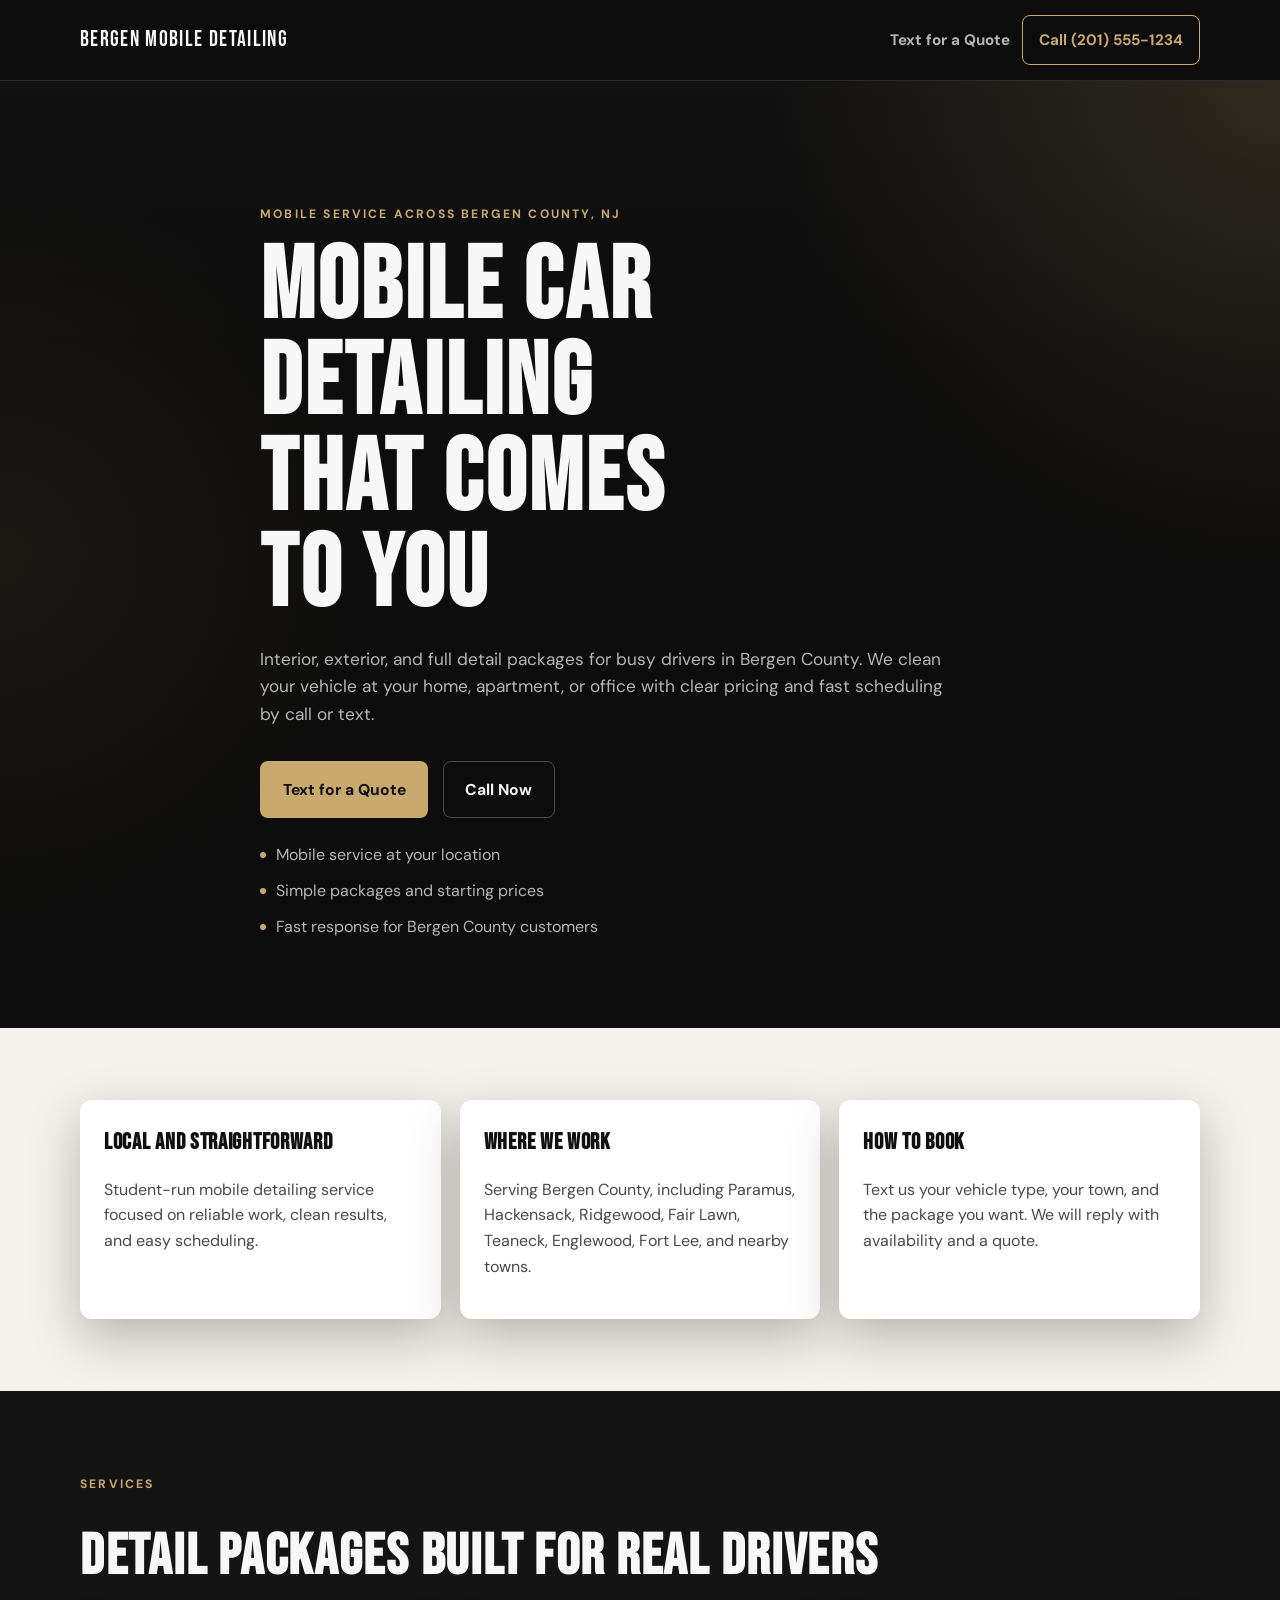
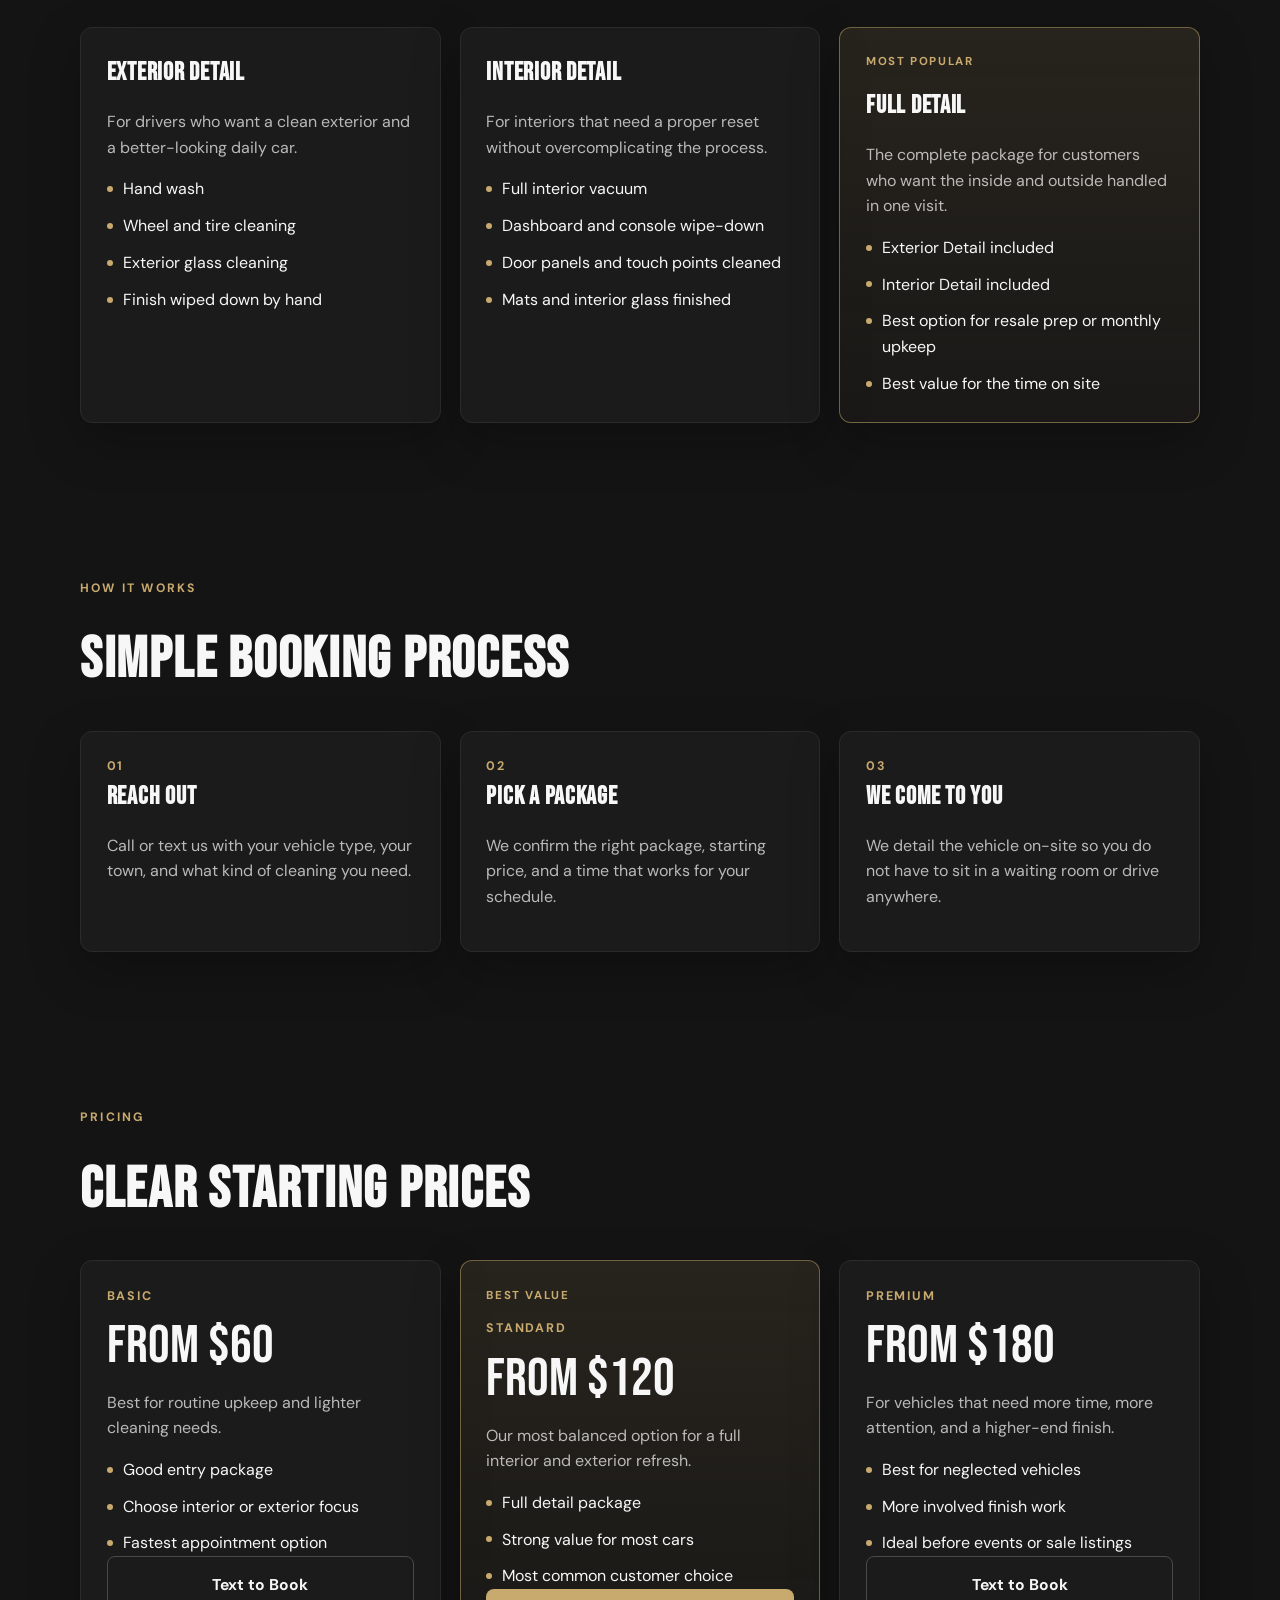
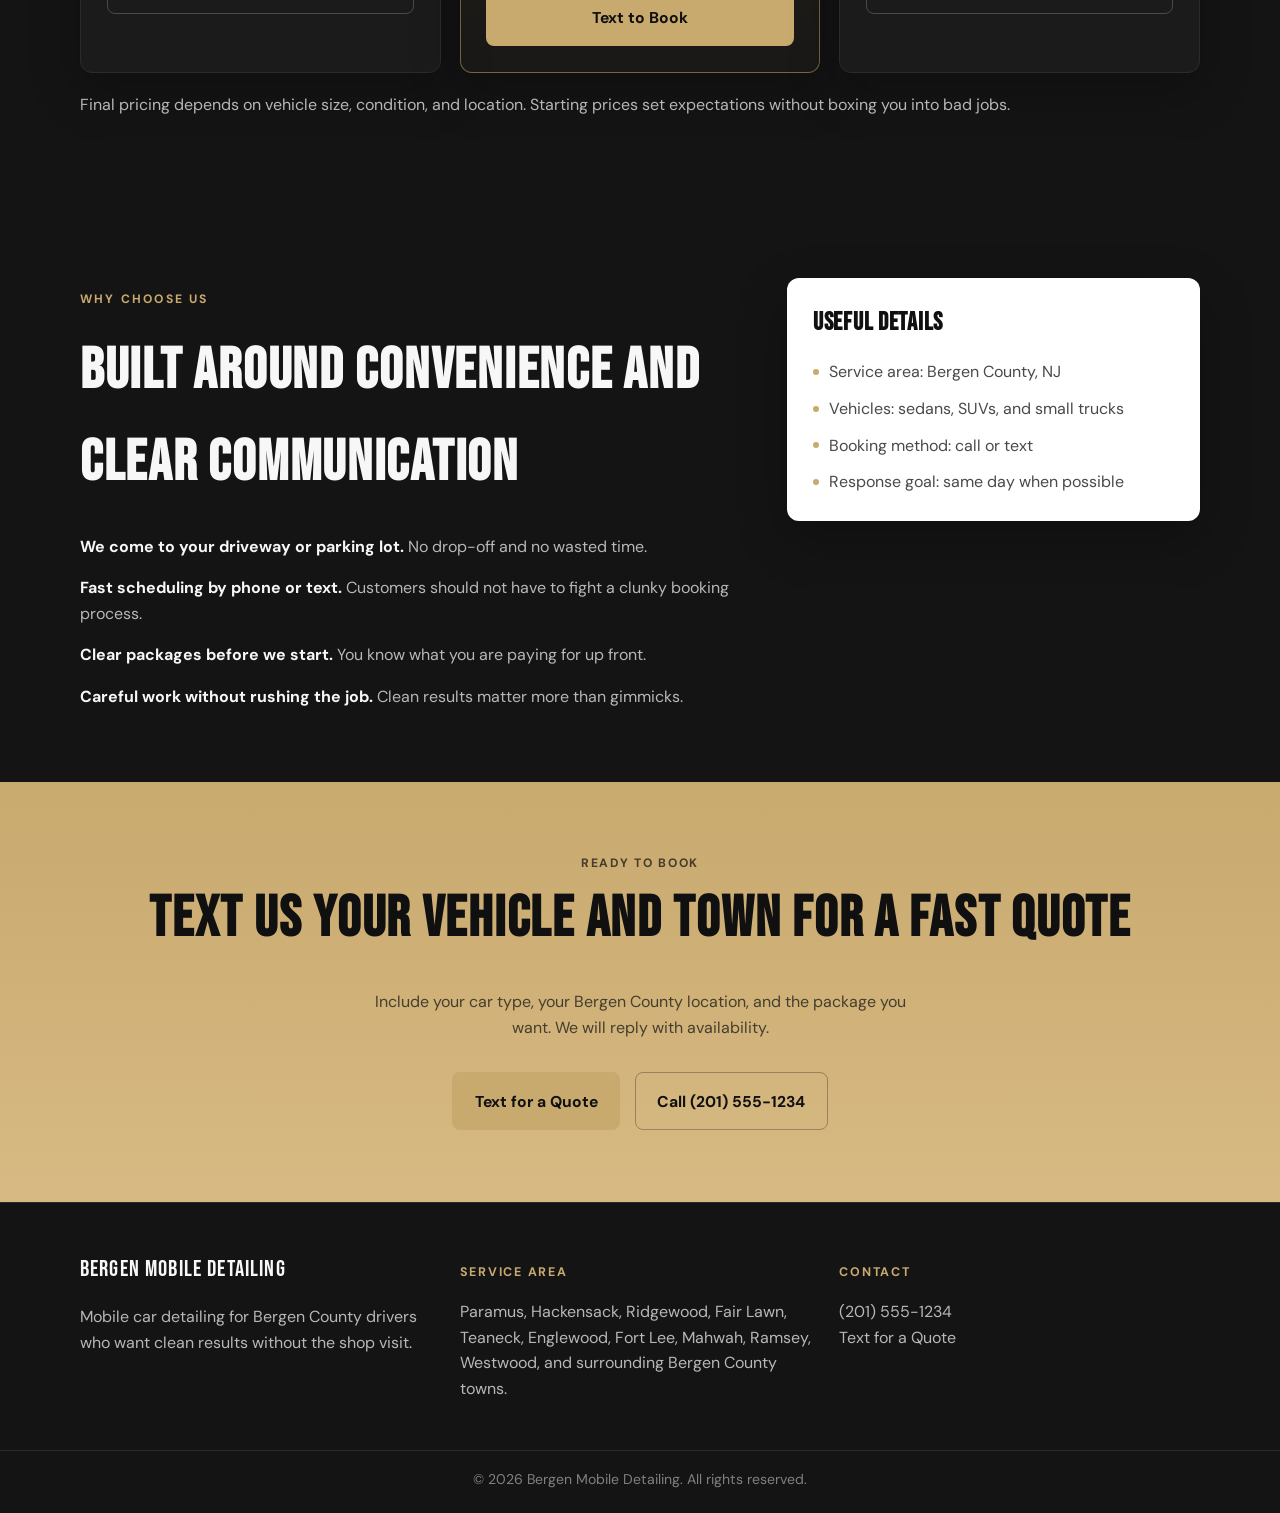
<file: index.html>
<link rel="stylesheet" href="bergen-detailing-revised.css">
<!DOCTYPE html>
<html lang="en">
<head>
  <meta charset="UTF-8">
  <meta name="viewport" content="width=device-width, initial-scale=1.0">
  <meta name="description" content="Bergen Mobile Detailing provides mobile interior, exterior, and full car detailing across Bergen County, NJ. Call or text for a fast quote.">
  <title>Bergen Mobile Detailing | Mobile Car Detailing in Bergen County, NJ</title>
  <link rel="stylesheet" href="bergen-detailing-revised.css">
  <link rel="preconnect" href="https://fonts.googleapis.com">
  <link rel="preconnect" href="https://fonts.gstatic.com" crossorigin>
  <link href="https://fonts.googleapis.com/css2?family=Bebas+Neue&family=DM+Sans:wght@400;500;600;700&display=swap" rel="stylesheet">
</head>
<body>
  <nav class="nav">
    <div class="container nav-inner">
      <a href="#top" class="brand">Bergen Mobile Detailing</a>
      <div class="nav-actions">
        <a href="sms:12015551234" class="nav-link">Text for a Quote</a>
        <a href="tel:12015551234" class="nav-cta">Call (201) 555-1234</a>
      </div>
    </div>
  </nav>

  <main id="top">
    <section class="hero">
      <div class="hero-overlay"></div>
      <div class="container hero-inner">
        <p class="eyebrow">Mobile service across Bergen County, NJ</p>
        <h1>Mobile Car Detailing That Comes to You</h1>
        <p class="hero-copy">Interior, exterior, and full detail packages for busy drivers in Bergen County. We clean your vehicle at your home, apartment, or office with clear pricing and fast scheduling by call or text.</p>
        <div class="hero-actions">
          <a href="sms:12015551234" class="btn btn-primary">Text for a Quote</a>
          <a href="tel:12015551234" class="btn btn-secondary">Call Now</a>
        </div>
        <ul class="hero-points">
          <li>Mobile service at your location</li>
          <li>Simple packages and starting prices</li>
          <li>Fast response for Bergen County customers</li>
        </ul>
      </div>
    </section>

    <section class="credibility">
      <div class="container credibility-grid">
        <div class="cred-card">
          <h2>Local and straightforward</h2>
          <p>Student-run mobile detailing service focused on reliable work, clean results, and easy scheduling.</p>
        </div>
        <div class="cred-card">
          <h2>Where we work</h2>
          <p>Serving Bergen County, including Paramus, Hackensack, Ridgewood, Fair Lawn, Teaneck, Englewood, Fort Lee, and nearby towns.</p>
        </div>
        <div class="cred-card">
          <h2>How to book</h2>
          <p>Text us your vehicle type, your town, and the package you want. We will reply with availability and a quote.</p>
        </div>
      </div>
    </section>

    <section class="services" id="services">
      <div class="container">
        <p class="section-label">Services</p>
        <h2>Detail Packages Built for Real Drivers</h2>
        <div class="card-grid three-up">
          <article class="service-card">
            <h3>Exterior Detail</h3>
            <p>For drivers who want a clean exterior and a better-looking daily car.</p>
            <ul>
              <li>Hand wash</li>
              <li>Wheel and tire cleaning</li>
              <li>Exterior glass cleaning</li>
              <li>Finish wiped down by hand</li>
            </ul>
          </article>
          <article class="service-card">
            <h3>Interior Detail</h3>
            <p>For interiors that need a proper reset without overcomplicating the process.</p>
            <ul>
              <li>Full interior vacuum</li>
              <li>Dashboard and console wipe-down</li>
              <li>Door panels and touch points cleaned</li>
              <li>Mats and interior glass finished</li>
            </ul>
          </article>
          <article class="service-card featured-card">
            <span class="tag">Most Popular</span>
            <h3>Full Detail</h3>
            <p>The complete package for customers who want the inside and outside handled in one visit.</p>
            <ul>
              <li>Exterior Detail included</li>
              <li>Interior Detail included</li>
              <li>Best option for resale prep or monthly upkeep</li>
              <li>Best value for the time on site</li>
            </ul>
          </article>
        </div>
      </div>
    </section>

    <section class="process" id="process">
      <div class="container">
        <p class="section-label">How it works</p>
        <h2>Simple Booking Process</h2>
        <div class="card-grid three-up process-grid">
          <article class="process-step">
            <span class="step-number">01</span>
            <h3>Reach out</h3>
            <p>Call or text us with your vehicle type, your town, and what kind of cleaning you need.</p>
          </article>
          <article class="process-step">
            <span class="step-number">02</span>
            <h3>Pick a package</h3>
            <p>We confirm the right package, starting price, and a time that works for your schedule.</p>
          </article>
          <article class="process-step">
            <span class="step-number">03</span>
            <h3>We come to you</h3>
            <p>We detail the vehicle on-site so you do not have to sit in a waiting room or drive anywhere.</p>
          </article>
        </div>
      </div>
    </section>

    <section class="pricing" id="pricing">
      <div class="container">
        <p class="section-label">Pricing</p>
        <h2>Clear Starting Prices</h2>
        <div class="card-grid three-up">
          <article class="price-card">
            <p class="plan-name">Basic</p>
            <p class="price">From $60</p>
            <p class="price-copy">Best for routine upkeep and lighter cleaning needs.</p>
            <ul>
              <li>Good entry package</li>
              <li>Choose interior or exterior focus</li>
              <li>Fastest appointment option</li>
            </ul>
            <a href="sms:12015551234" class="btn btn-secondary full-width">Text to Book</a>
          </article>
          <article class="price-card featured-card">
            <span class="tag">Best Value</span>
            <p class="plan-name">Standard</p>
            <p class="price">From $120</p>
            <p class="price-copy">Our most balanced option for a full interior and exterior refresh.</p>
            <ul>
              <li>Full detail package</li>
              <li>Strong value for most cars</li>
              <li>Most common customer choice</li>
            </ul>
            <a href="sms:12015551234" class="btn btn-primary full-width">Text to Book</a>
          </article>
          <article class="price-card">
            <p class="plan-name">Premium</p>
            <p class="price">From $180</p>
            <p class="price-copy">For vehicles that need more time, more attention, and a higher-end finish.</p>
            <ul>
              <li>Best for neglected vehicles</li>
              <li>More involved finish work</li>
              <li>Ideal before events or sale listings</li>
            </ul>
            <a href="sms:12015551234" class="btn btn-secondary full-width">Text to Book</a>
          </article>
        </div>
        <p class="pricing-note">Final pricing depends on vehicle size, condition, and location. Starting prices set expectations without boxing you into bad jobs.</p>
      </div>
    </section>

    <section class="why-us">
      <div class="container why-grid">
        <div>
          <p class="section-label">Why choose us</p>
          <h2>Built Around Convenience and Clear Communication</h2>
          <ul class="why-list">
            <li><strong>We come to your driveway or parking lot.</strong> No drop-off and no wasted time.</li>
            <li><strong>Fast scheduling by phone or text.</strong> Customers should not have to fight a clunky booking process.</li>
            <li><strong>Clear packages before we start.</strong> You know what you are paying for up front.</li>
            <li><strong>Careful work without rushing the job.</strong> Clean results matter more than gimmicks.</li>
          </ul>
        </div>
        <aside class="details-box">
          <h3>Useful details</h3>
          <ul>
            <li>Service area: Bergen County, NJ</li>
            <li>Vehicles: sedans, SUVs, and small trucks</li>
            <li>Booking method: call or text</li>
            <li>Response goal: same day when possible</li>
          </ul>
        </aside>
      </div>
    </section>

    <section class="cta-section">
      <div class="container cta-box">
        <p class="section-label dark-label">Ready to book</p>
        <h2>Text Us Your Vehicle and Town for a Fast Quote</h2>
        <p>Include your car type, your Bergen County location, and the package you want. We will reply with availability.</p>
        <div class="hero-actions">
          <a href="sms:12015551234" class="btn btn-primary">Text for a Quote</a>
          <a href="tel:12015551234" class="btn btn-secondary">Call (201) 555-1234</a>
        </div>
      </div>
    </section>
  </main>

  <footer class="footer">
    <div class="container footer-grid">
      <div>
        <p class="footer-brand">Bergen Mobile Detailing</p>
        <p class="footer-copy">Mobile car detailing for Bergen County drivers who want clean results without the shop visit.</p>
      </div>
      <div>
        <p class="footer-heading">Service area</p>
        <p class="footer-copy">Paramus, Hackensack, Ridgewood, Fair Lawn, Teaneck, Englewood, Fort Lee, Mahwah, Ramsey, Westwood, and surrounding Bergen County towns.</p>
      </div>
      <div>
        <p class="footer-heading">Contact</p>
        <p class="footer-copy"><a href="tel:12015551234">(201) 555-1234</a><br><a href="sms:12015551234">Text for a Quote</a></p>
      </div>
    </div>
    <div class="footer-bottom">
      <p>&copy; 2026 Bergen Mobile Detailing. All rights reserved.</p>
    </div>
  </footer>
</body>
</html>
</file>
<file: bergen-detailing-revised.css>
:root {
  --bg: #0d0d0d;
  --bg-soft: #141414;
  --panel: #1b1b1b;
  --panel-soft: #f4f1ea;
  --text: #f7f7f7;
  --text-soft: rgba(247, 247, 247, 0.72);
  --text-dark: #101010;
  --muted-dark: rgba(16, 16, 16, 0.72);
  --border: #2b2b2b;
  --accent: #c8a96e;
  --accent-dark: #aa8a51;
  --max-width: 1120px;
  --radius: 12px;
  --shadow: 0 18px 50px rgba(0, 0, 0, 0.25);
  --font-display: 'Bebas Neue', sans-serif;
  --font-body: 'DM Sans', sans-serif;
}

* {
  box-sizing: border-box;
}

html {
  scroll-behavior: smooth;
}

body {
  margin: 0;
  background: var(--bg);
  color: var(--text);
  font-family: var(--font-body);
  line-height: 1.6;
}

a {
  color: inherit;
  text-decoration: none;
}

img {
  max-width: 100%;
  display: block;
}

ul {
  margin: 0;
  padding: 0;
}

.container {
  width: min(100% - 2rem, var(--max-width));
  margin: 0 auto;
}

.nav {
  position: sticky;
  top: 0;
  z-index: 100;
  background: rgba(13, 13, 13, 0.92);
  backdrop-filter: blur(10px);
  border-bottom: 1px solid var(--border);
}

.nav-inner {
  display: flex;
  justify-content: space-between;
  align-items: center;
  gap: 1rem;
  padding: 0.95rem 0;
}

.brand {
  font-family: var(--font-display);
  font-size: 1.4rem;
  letter-spacing: 0.06em;
}

.nav-actions {
  display: flex;
  align-items: center;
  gap: 0.75rem;
  flex-wrap: wrap;
  justify-content: flex-end;
}

.nav-link,
.nav-cta,
.btn {
  border-radius: 8px;
  font-weight: 700;
  transition: 0.2s ease;
}

.nav-link {
  color: var(--text-soft);
  font-size: 0.95rem;
}

.nav-link:hover {
  color: var(--text);
}

.nav-cta {
  padding: 0.72rem 1rem;
  border: 1px solid var(--accent);
  color: var(--accent);
  font-size: 0.95rem;
}

.nav-cta:hover {
  background: var(--accent);
  color: var(--text-dark);
}

.hero {
  position: relative;
  padding: 5.5rem 0 4.5rem;
  overflow: hidden;
}

.hero-overlay {
  position: absolute;
  inset: 0;
  background:
    radial-gradient(circle at top right, rgba(200, 169, 110, 0.16), transparent 32%),
    radial-gradient(circle at left center, rgba(200, 169, 110, 0.08), transparent 28%),
    linear-gradient(180deg, rgba(255,255,255,0.02), transparent 30%);
  pointer-events: none;
}

.hero-inner {
  position: relative;
  z-index: 1;
  max-width: 760px;
}

.eyebrow,
.section-label {
  text-transform: uppercase;
  letter-spacing: 0.18em;
  font-size: 0.76rem;
  font-weight: 700;
  color: var(--accent);
  margin-bottom: 1rem;
}

h1,
h2,
h3,
.plan-name,
.footer-brand {
  margin: 0;
}

h1,
h2,
h3 {
  font-family: var(--font-display);
  letter-spacing: 0.03em;
  text-transform: uppercase;
}

h1 {
  font-size: clamp(3.3rem, 9vw, 6.3rem);
  line-height: 0.95;
  max-width: 12ch;
}

.hero-copy {
  margin: 1.4rem 0 0;
  font-size: 1.08rem;
  color: var(--text-soft);
  max-width: 58ch;
}

.hero-actions {
  display: flex;
  flex-wrap: wrap;
  gap: 0.9rem;
  margin-top: 2rem;
}

.btn {
  display: inline-flex;
  align-items: center;
  justify-content: center;
  padding: 0.95rem 1.35rem;
  border: 1px solid transparent;
  font-size: 0.98rem;
}

.btn-primary {
  background: var(--accent);
  color: var(--text-dark);
}

.btn-primary:hover {
  background: var(--accent-dark);
}

.btn-secondary {
  border-color: #4a4a4a;
  color: var(--text);
  background: transparent;
}

.btn-secondary:hover {
  border-color: var(--accent);
  color: var(--accent);
}

.full-width {
  width: 100%;
}

.hero-points {
  list-style: none;
  margin-top: 1.5rem;
  display: grid;
  gap: 0.65rem;
}

.hero-points li {
  color: var(--text-soft);
  position: relative;
  padding-left: 1rem;
}

.hero-points li::before {
  content: "";
  width: 6px;
  height: 6px;
  border-radius: 999px;
  background: var(--accent);
  position: absolute;
  top: 0.62rem;
  left: 0;
}

section {
  padding: 4.5rem 0;
}

.credibility {
  background: var(--panel-soft);
  color: var(--text-dark);
}

.credibility-grid,
.card-grid,
.footer-grid,
.why-grid {
  display: grid;
  gap: 1.2rem;
}

.cred-card,
.service-card,
.process-step,
.price-card,
.details-box {
  border-radius: var(--radius);
  box-shadow: var(--shadow);
}

.cred-card {
  background: #ffffff;
  padding: 1.5rem;
}

.cred-card h2 {
  font-size: 1.45rem;
  margin-bottom: 0.55rem;
}

.cred-card p,
.price-copy,
.pricing-note,
.footer-copy,
.details-box li,
.service-card p,
.process-step p,
.why-list li {
  color: rgba(16, 16, 16, 0.76);
}

.services,
.process,
.pricing,
.why-us,
.footer {
  background: var(--bg-soft);
}

.services h2,
.process h2,
.pricing h2,
.why-us h2,
.cta-box h2 {
  font-size: clamp(2rem, 6vw, 3.6rem);
  margin-bottom: 1.5rem;
}

.card-grid.three-up {
  grid-template-columns: 1fr;
}

.service-card,
.process-step,
.price-card {
  background: var(--panel);
  padding: 1.6rem;
  border: 1px solid var(--border);
}

.service-card p,
.process-step p,
.price-copy {
  color: var(--text-soft);
}

.service-card h3,
.process-step h3,
.details-box h3 {
  font-size: 1.55rem;
  margin-bottom: 0.6rem;
}

.service-card ul,
.price-card ul,
.details-box ul {
  list-style: none;
  margin-top: 1rem;
  display: grid;
  gap: 0.7rem;
}

.service-card li,
.price-card li,
.details-box li {
  position: relative;
  padding-left: 1rem;
}

.service-card li::before,
.price-card li::before,
.details-box li::before {
  content: "";
  position: absolute;
  left: 0;
  top: 0.62rem;
  width: 6px;
  height: 6px;
  border-radius: 999px;
  background: var(--accent);
}

.featured-card {
  border-color: rgba(200, 169, 110, 0.5);
  background: linear-gradient(180deg, rgba(200, 169, 110, 0.11), rgba(200, 169, 110, 0.03));
}

.tag,
.step-number,
.plan-name,
.footer-heading,
.dark-label {
  font-weight: 700;
  text-transform: uppercase;
  letter-spacing: 0.14em;
}

.tag {
  display: inline-block;
  margin-bottom: 0.9rem;
  color: var(--accent);
  font-size: 0.72rem;
}

.step-number,
.plan-name,
.footer-heading {
  color: var(--accent);
  font-size: 0.78rem;
  margin-bottom: 0.8rem;
}

.price {
  font-family: var(--font-display);
  font-size: 3.4rem;
  line-height: 1;
  margin: 0 0 0.85rem;
}

.pricing-note {
  margin-top: 1.2rem;
  color: var(--text-soft);
}

.why-grid {
  align-items: start;
}

.why-list {
  list-style: none;
  display: grid;
  gap: 1rem;
}

.why-list li {
  color: var(--text-soft);
}

.why-list strong {
  color: var(--text);
}

.details-box {
  background: #ffffff;
  color: var(--text-dark);
  padding: 1.6rem;
}

.cta-section {
  background: linear-gradient(180deg, var(--accent), #d7ba83);
}

.cta-box {
  text-align: center;
  color: var(--text-dark);
}

.cta-box p {
  max-width: 52ch;
  margin: 0 auto;
  color: var(--muted-dark);
}

.dark-label {
  color: rgba(16, 16, 16, 0.72);
  font-size: 0.76rem;
  margin-bottom: 1rem;
}

.cta-box .hero-actions {
  justify-content: center;
}

.cta-box .btn-secondary {
  border-color: rgba(16, 16, 16, 0.3);
  color: var(--text-dark);
}

.cta-box .btn-secondary:hover {
  border-color: var(--text-dark);
  color: var(--text-dark);
}

.footer {
  border-top: 1px solid var(--border);
  padding-top: 3rem;
}

.footer-grid {
  padding-bottom: 2rem;
}

.footer-brand {
  font-family: var(--font-display);
  font-size: 1.45rem;
  letter-spacing: 0.05em;
}

.footer-copy {
  color: var(--text-soft);
}

.footer-bottom {
  border-top: 1px solid var(--border);
  padding: 1.1rem 0 1.4rem;
  text-align: center;
}

.footer-bottom p {
  margin: 0;
  color: rgba(247, 247, 247, 0.48);
  font-size: 0.88rem;
}

@media (min-width: 700px) {
  .credibility-grid,
  .card-grid.three-up,
  .footer-grid {
    grid-template-columns: repeat(2, 1fr);
  }

  .footer-grid > :last-child {
    grid-column: 1 / -1;
  }
}

@media (min-width: 960px) {
  .hero {
    padding: 7rem 0 5.5rem;
  }

  .credibility-grid,
  .card-grid.three-up,
  .footer-grid {
    grid-template-columns: repeat(3, 1fr);
  }

  .footer-grid > :last-child {
    grid-column: auto;
  }

  .why-grid {
    grid-template-columns: 1.5fr 0.9fr;
  }
}

@media (max-width: 620px) {
  .nav-inner {
    align-items: flex-start;
    flex-direction: column;
  }

  .nav-actions {
    width: 100%;
    justify-content: flex-start;
  }

  .btn,
  .nav-cta {
    width: 100%;
  }

  .hero-actions {
    flex-direction: column;
  }
}
</file>
